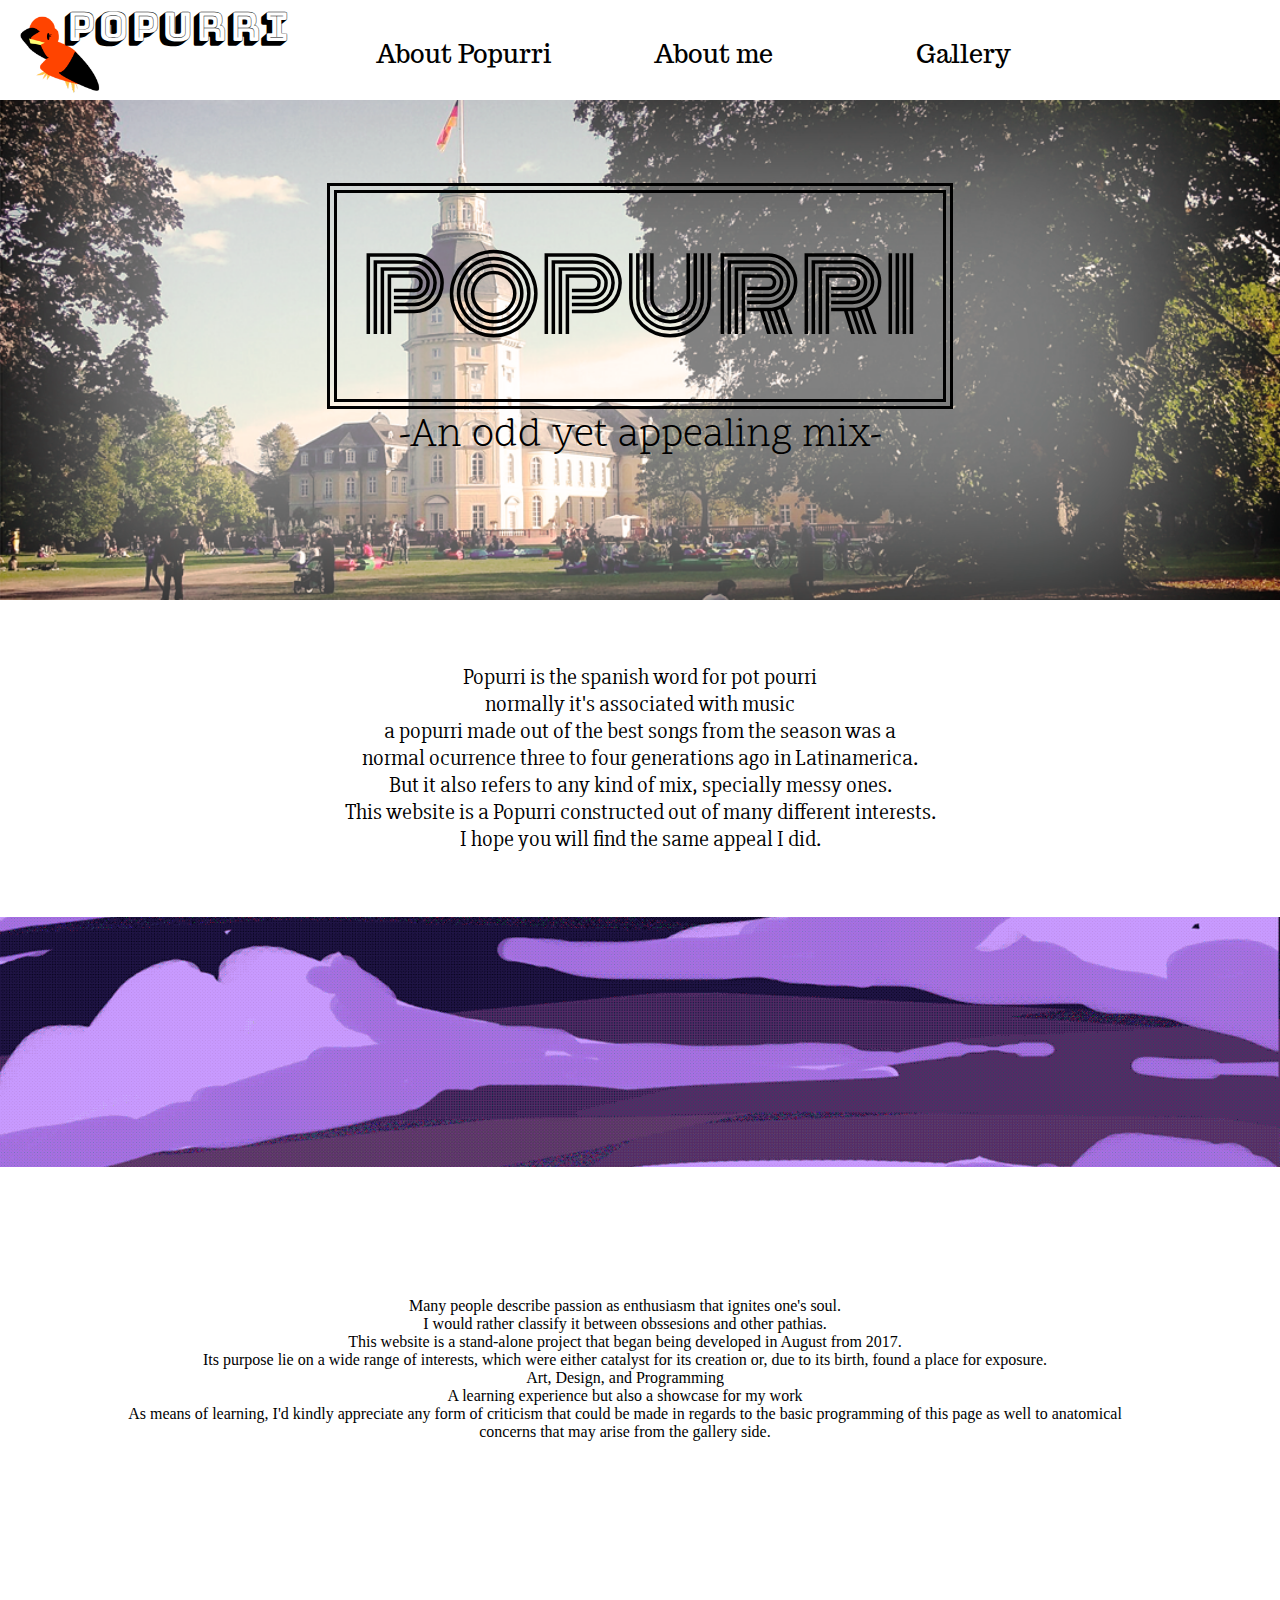
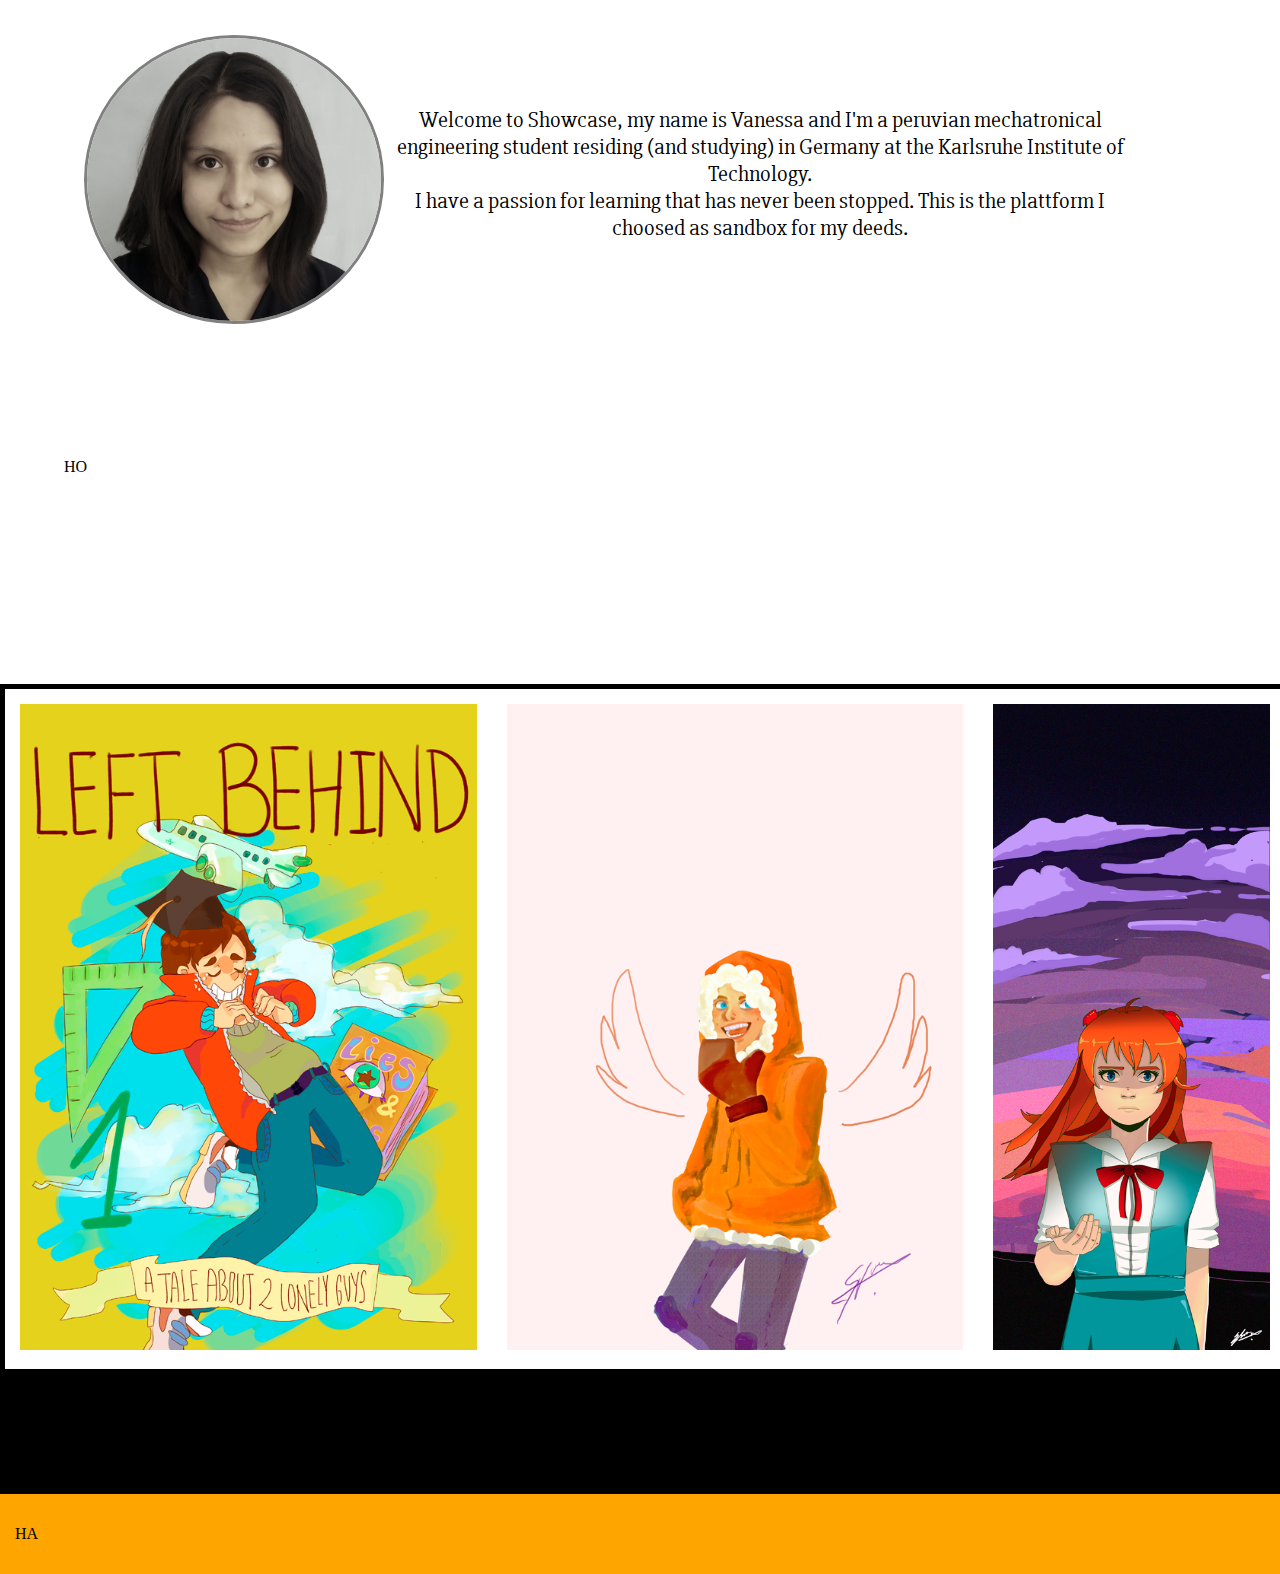
<file: index.html>
<!DOCTYPE html PUBLIC "-//W3C//DTD XHTML 1.0 Transitional//EN"
"http://www.w3.org/TR/xhtml1/DTD/xhtml1-transitional.dtd">

<html xmlns="http://www.w3.org/1999/xhtml" xml:lang="en" lang="en">
<head>
<title>-- Popurri --</title>
 <meta http-equiv="Content-Type" content="text/html; charset=utf-8"/>
<link rel="shortcut icon" href="logo.ico" />
<link rel="stylesheet" href="style.css"/>
<link href="https://fonts.googleapis.com/css?family=BioRhyme|Bungee|Bungee+Shade|Gravitas+One|Monoton|Scope+One|Slabo+27px|Space+Mono|Trocchi|Work+Sans" rel="stylesheet"/>

<meta name="description"
content="Showcases the work C.from Vanessa Del Rio Ortiz, illustration and web design freelancer"/>
<meta name="keywords" content="portfolio html, css , illustration"/>
<meta name="author" content="Carla Vanessa Del Rio Ortiz, C.Vanessa Del Rio Ortiz, Vurion"/>
<meta name="viewport" content="width=device-width, initial-scale=1.0"/>

<script  type="text/javascript">

</script>
<style type="text/css">
</style>
</head>
<body>

<div class="menu">


<img class="bird" src="logo.png" alt="logo"/><h1 class="logo">Popurri</h1>
<a href="#a100">About Popurri</a>
<a href="#a75">About me</a>
<a href="#a50">Gallery</a>
<a href="#a25">Contact</a>
</div>

<div class="simplecontainer">

<div class="space">

<div class="textcontainer">
<h2>POPURRI</h2> <br/>
<h3>-An odd yet appealing mix-</h3></div>

</div>
</div>
<div id ="a100"  class="container sass">
Popurri is the spanish word for pot pourri<br/>
normally it's associated with music<br/>
a popurri made out of the best songs from the season was a <br/> normal ocurrence three to four generations ago in Latinamerica.<br/>
But it also refers to any kind of mix, specially messy ones.<br/>This website is a Popurri constructed out of many different interests.
 <br/>
I hope you will find the same appeal I did.<br/>
 </div>
<div class="containerpic"></div>

<div class="container">
<p class="text"> Many people describe passion as enthusiasm 
that ignites one's soul.<br/> I would rather classify it between obssesions and other pathias.<br/>
This website is a stand-alone project that began being developed in August from 2017. <br/>
Its purpose lie on a wide range of interests, which were either catalyst for its creation or, due 
to its birth, found a place for exposure.<br/>
Art, Design, and Programming <br/>
A learning experience but also a showcase for my work<br/>
As means of learning, I'd kindly appreciate any form of criticism that could be made in regards to
the basic programming of this page as well to anatomical concerns that may arise from the gallery side.
<br/></p> </div>
<div id="a75" class="container sass">
<img class="frame" src="c.png" alt="portrait"/>
<p class="text"> Welcome to Showcase, my name is Vanessa and I'm a peruvian mechatronical engineering student 
residing (and studying) in Germany at the Karlsruhe Institute of Technology.<br/> I have a passion for
learning that has never been stopped. This is the plattform I choosed as sandbox for my deeds.</p>
</div> 
<div class="container">
<p>HO</p></div>
<div class="container sass">
</div>

<div id="a50"  class="containerigal">
<iframe src="gallery.html"></iframe></div>
<div class="footer">
<p class="footertext">HA</p></div>

</body>
</html>
</file>
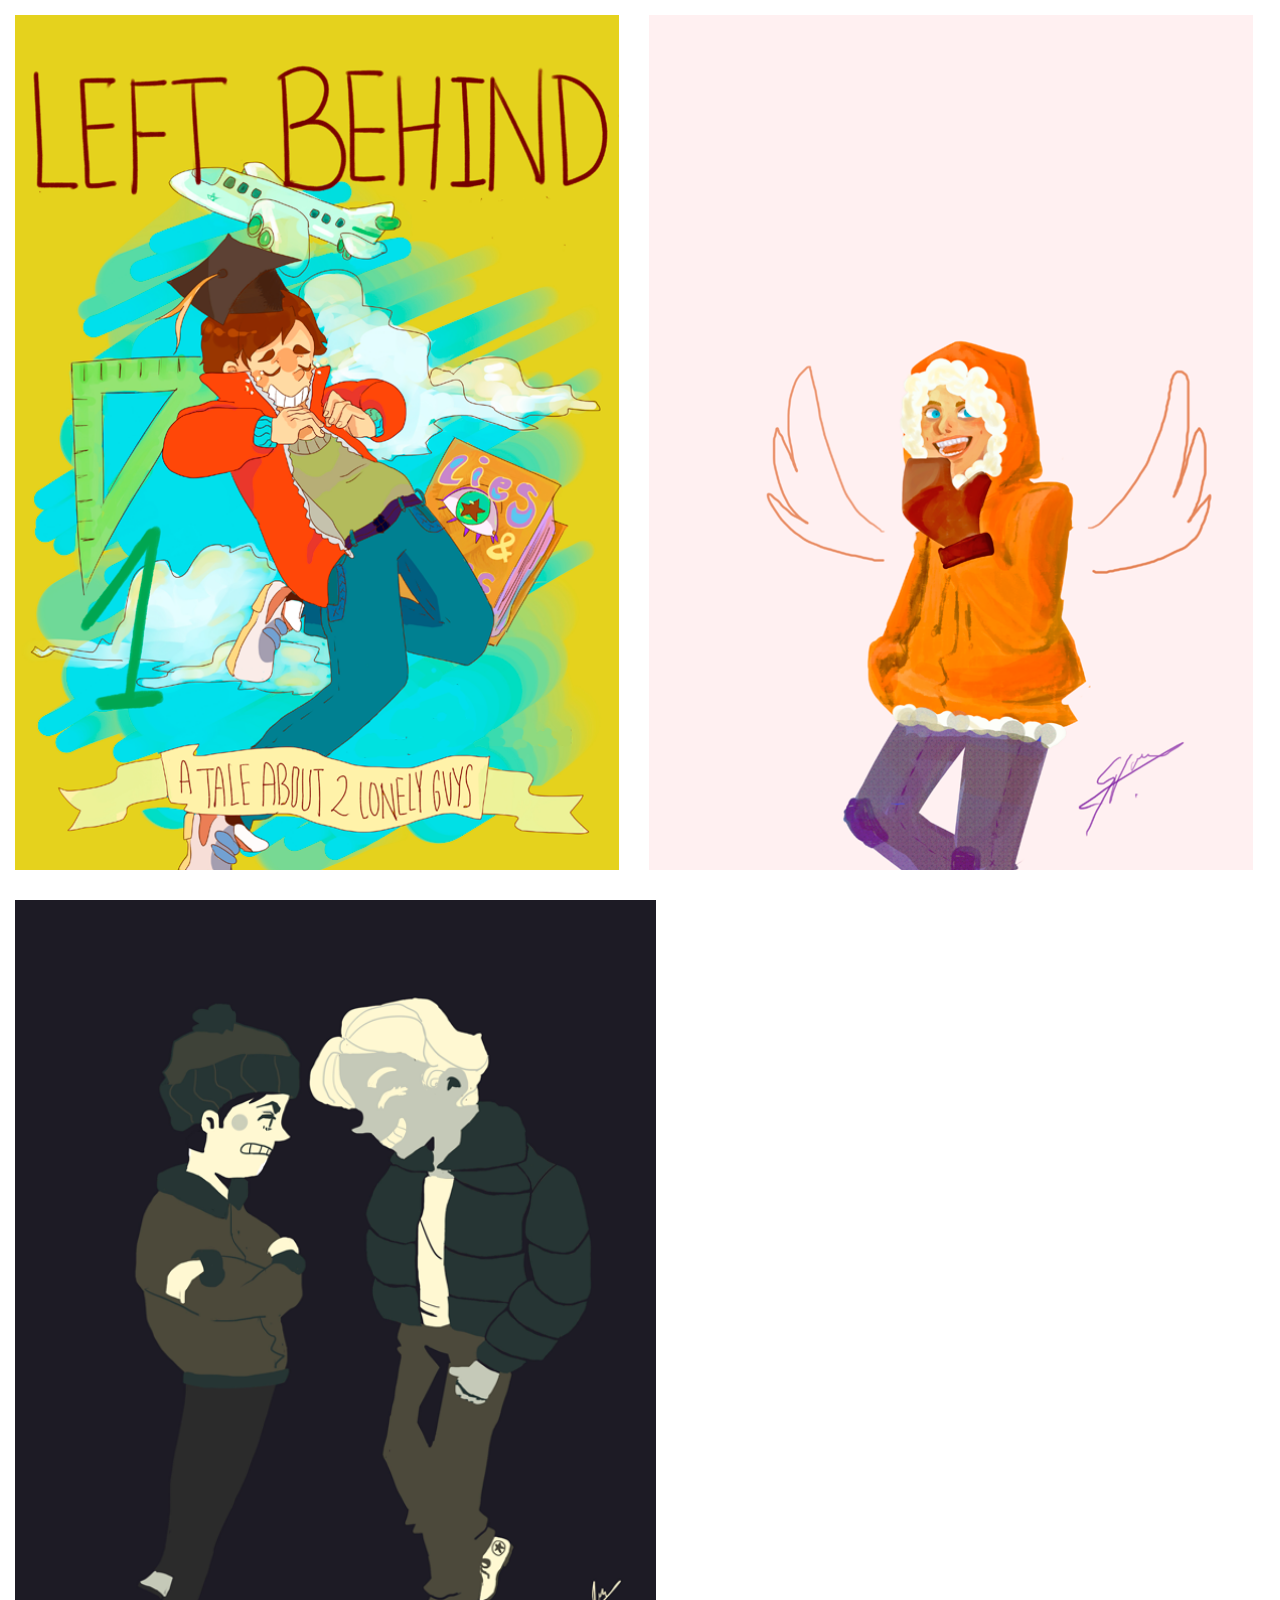
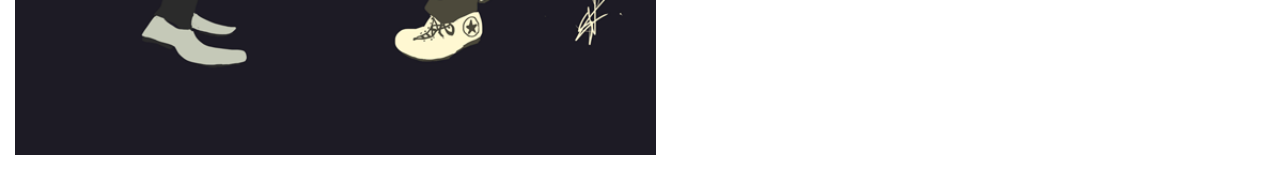
<file: gallery.html>
<html xmlns="http://www.w3.org/1999/xhtml" xml:lang="en" lang="en">

<head>
<title>Showcase</title>
<meta http-equiv="Content-Type" content="text/html; charset=utf-8"/>
<link rel="stylesheet" href="style.css"/>
<link href="https://fonts.googleapis.com/css?family=BioRhyme|Bungee|Bungee+Shade|Gravitas+One|Monoton|Scope+One|Slabo+27px|Space+Mono|Trocchi|Work+Sans" rel="stylesheet"/>

<meta name="description"
content="Showcases the work C.from Vanessa Del Rio Ortiz, illustration and web design freelancer"/>
<meta name="keywords" content="portfolio,html,css,illustration"/>
<meta name="author" content="Carla Vanessa Del Rio Ortiz,C.Vanessa Del Rio Ortiz,Vurion"/>
<meta name="viewport" content="width=device-width, initial-scale=1.0"/>

<script type="text/javascript"> 
</script>
<style type="text/css">
</style>
 </head>
<body class="bodgal">

<img class="gal"src="gal1.png" alt="comic cover"/>
<img class="gal" src="gal2.png" alt="fanart"/>
<img class="gal" src="gal3.png" alt="simple painting"/>
 <img class="gal" src="gal4.png" alt="simple cell block illustration"/>
</div>
</body>
</html>
</file>
<file: style.css>
/* FOR DEVICES */

body{
	margin:0;
	max-height:100%;
	background-color:black;
	overflow-x:hidden;
	
}
.space{
	width:100%;	
	position:relative;
	text-align:center;
	margin-left:0;
	margin-right:0;
	display:inline-block;
	background-color:white;
	background-size:cover;
	background-position:center;
	background-image:url("entrance2.png");
}
	
.container{
	background-color:white;
	padding:5%;
	max-height:100%;
	margin:0;
	position:relative;
	max-width:100%;
	
	
}
.simplecontainer{
	margin:0;
	position:relative;
	
	height:500px;
}
.textcontainer{
	margin:0;
	animation-name:fadein;
	animation-duration:4s;
	-webkit-animation:fadein 4s 1;
	}
h2{	
	width:auto;
	display:inline-block;	
	font:50px 'Monoton', cursive;
	padding:25px;
	    margin-bottom: 0;
	border:10px double;
	overflow:hidden;
}
h3{
	width:auto;
	display:inline-block;
	padding:0;
	margin:0;
	font:15px 'Scope One', serif;
}
.containerpic{
	position:relative;
	margin:0;
	width:100%;
	height:250px;
	overflow:hidden;
	background-image:url("bg.png");
	background-attachment:scroll;
	background-size:cover;
	background-position:center;
}
#photo{
	position:relative;
	display:block;
	margin:auto;
	min-width:33.3%;
	max-width:50%;
	float:left;
	border-radius:50%;
	background-origin: content-box;
	-webkit-filter: grayscale(85%); /* Safari 6.0 - 9.0 */
     filter: grayscale(85%);
}
.text{

	position:relative;
	display:block;
	text-align:center;
	padding:50px;
	margin-right:30px;
	}
.footer{
	position:relative;
	margin:0;
	width:100%;
	float:left;
	min-height:25%;
	background-color:orange;
	
	}
.footertext{
	position:relative;
	float:left;
	min-width:50%;
	padding:15px;}

* {
    box-sizing: border-box;
}
.sass{
	color:black;
	background-color:white;
	text-align:center;
	font-family:"Slabo 27px", cursive;
	font-size:22px;
}

iframe{
	border:none;
	background-color:grey;
	width:100%;
	height:85%;
	position:relative;
	display:inline, block;
}	
.bird{
	position:relative;
	display:block;
	margin:0;
	padding-top:10px;
	padding-left:5px;
	float:left;
	height:100px;
	
}

.logo{
	display:block;
	float:left;
	margin:0;
	line-height:50px;
	position:relative;
	left:-50px;
	font:40px 'Bungee Shade', cursive;
}
.border{
	position:relative;
	float:left;
	border:5px double black;
}
.bodgal{
	background-color:white;
	margin:0;
	width:1770px;
	overflow-x:scroll;
	overflow-y:hidden;
}
img.frame{
	float:left;
	position:relative;
	display:inline-block;
	margin:0;
	width:100%;
	border-radius:50%;
	border:3px solid gray;
	-webkit-filter: grayscale(70%);
	filter: grayscale(70%);
}
img.gal{
	margin:15px;
	height:95%;
	float:left;
}
.containerigal{
	width:100%;
	height:800px;
	background-size:cover;
	margin:5px;
	background-color:black;
	border-bottom:blue;
}
	
.menu{
	background-color:white;
	position:relative;
	max-width:100%;
	top:0;
	z-index:999;
	margin:0;
	padding:0;
	height:100px;
}
.menu ul{
	text-decoration:none;
	position:relative;
	max-width:100%;
	overflow:hidden;
	padding-top:50%;
}
.menu a{
	font:  25px 'Trocchi', serif;
	float:left;
	text-align:center;
	padding: 20px 50px;
	position:relative;
	color:black;
	width:100%;
	background-color:white;
	text-decoration:none;
}
.menu a:hover{
	Text-decoration:underline;
}
.menu a:active{
	Text-decoration:underline;
	font:bold;
}
@keyframes fadein{
	from{opacity:0.1;
	     filter: alpha(opacity=10);}
	to{  opacity:1;
	     filter: alpha(opacity=100);}
}
@-webkit-keyframes fadein{
	from{opacity:0.1;
	     filter: alpha(opacity=10);}
	to{  opacity:1;
	     filter: alpha(opacity=100);}
}


/*FOR WEBS */



@media only screen and (min-device-width: 738px) {

.menu{
	background-color:white;
	position:fixed;
	width:100%;
	overflow:hidden;
	top:0;
	z-index:999;
	margin:0;
	padding:0;
	height:100px;
}
.menu ul{
	text-decoration:none;
	position:relative;
	width:100%;
	overflow:hidden;
	padding-top:50%;
}
.menu a:hover{
	Text-decoration:underline;
}
.menu a:active{
	Text-decoration:underline;
	font:bold;
}
.menu a{
    font: 25px 'Trocchi', serif;
    float: left;
    display: block;
    text-align: center;
    padding: 20px 50px;
    position: relative;
    color: black;
    width: 250px;
    padding-top: 37.5px;
	padding-left:15px;
	padding-right:15px;
    margin: auto;
    background-color: white;
    text-decoration: none;
}

.simplecontainer{
	margin:0;
	position:relative;
	margin-bottom:100px;
	height:500px;
}
.space{
	width:100%;
	height:500px;	
	position:relative;
	margin-top:100px;
	text-align:center;
	margin-left:0;
	margin-right:0;
	display:inline-block;
	background-color:white;
	background-size:cover;
	background-position:center;
	background-image:url("entrance2.png");
}

h2{		
	width:auto;
	display:inline-block;	
	font:100px 'Monoton', cursive;
	padding:25px;
	border:10px double;
	margin-bottom: 0;
}
h3{	margin:0;
	width:auto;
	display:inline-block;
	font:40px 'Scope One', serif;

}
img.frame{
	float:left;
	position:relative;
	display:inline-block;
	margin-left:20px;
	width:300px;
	border-radius:50%;
	border:3px solid gray;
	-webkit-filter: grayscale(70%);
	filter: grayscale(70%);
}
}

/* FOR IPADS AND LANDSCAPE VIEW WHY */
@media only screen and (min-device-width: 568px max-device-width:737px) {

.menu{
	background-color:white;
	position:relative;
	max-width:100%;
	top:0;
	z-index:999;
	margin:0;
	padding:0;
	height:100px;
}
.menu ul{
	text-decoration:none;
	position:relative;
	max-width:100%;
	overflow:hidden;
	padding-top:50%;
}
.menu a{
	font:  25px 'Trocchi', serif;
	float:left;
	text-align:center;
	padding: 20px 50px;
	position:relative;
	color:black;
	width:100%;
	background-color:white;
	text-decoration:none;
}

.space{
	width:100%;	
	position:relative;
	margin-top:0;
	text-align:center;
	margin-left:0;
	margin-right:0;
	display:inline-block;
	background-color:white;
	background-size:cover;
	background-position:center;
	background-image:url("entrance2.png");
}

h2{		
	width:auto;
	display:inline-block;	
	font:100px 'Monoton', cursive;
	padding:25px;
	border:10px double;
	 margin-bottom: 0;
}
h3{	
	width:auto;
	display:inline-block;
	font:40px 'Scope One', serif;
	  margin:0; 
}
img.frame{
	float:left;
	position:relative;
	display:inline-block;
	margin-left:20px;
	width:300px;
	border-radius:50%;
	border:3px solid gray;
	-webkit-filter: grayscale(70%);
	filter: grayscale(70%);
}
}
</file>
